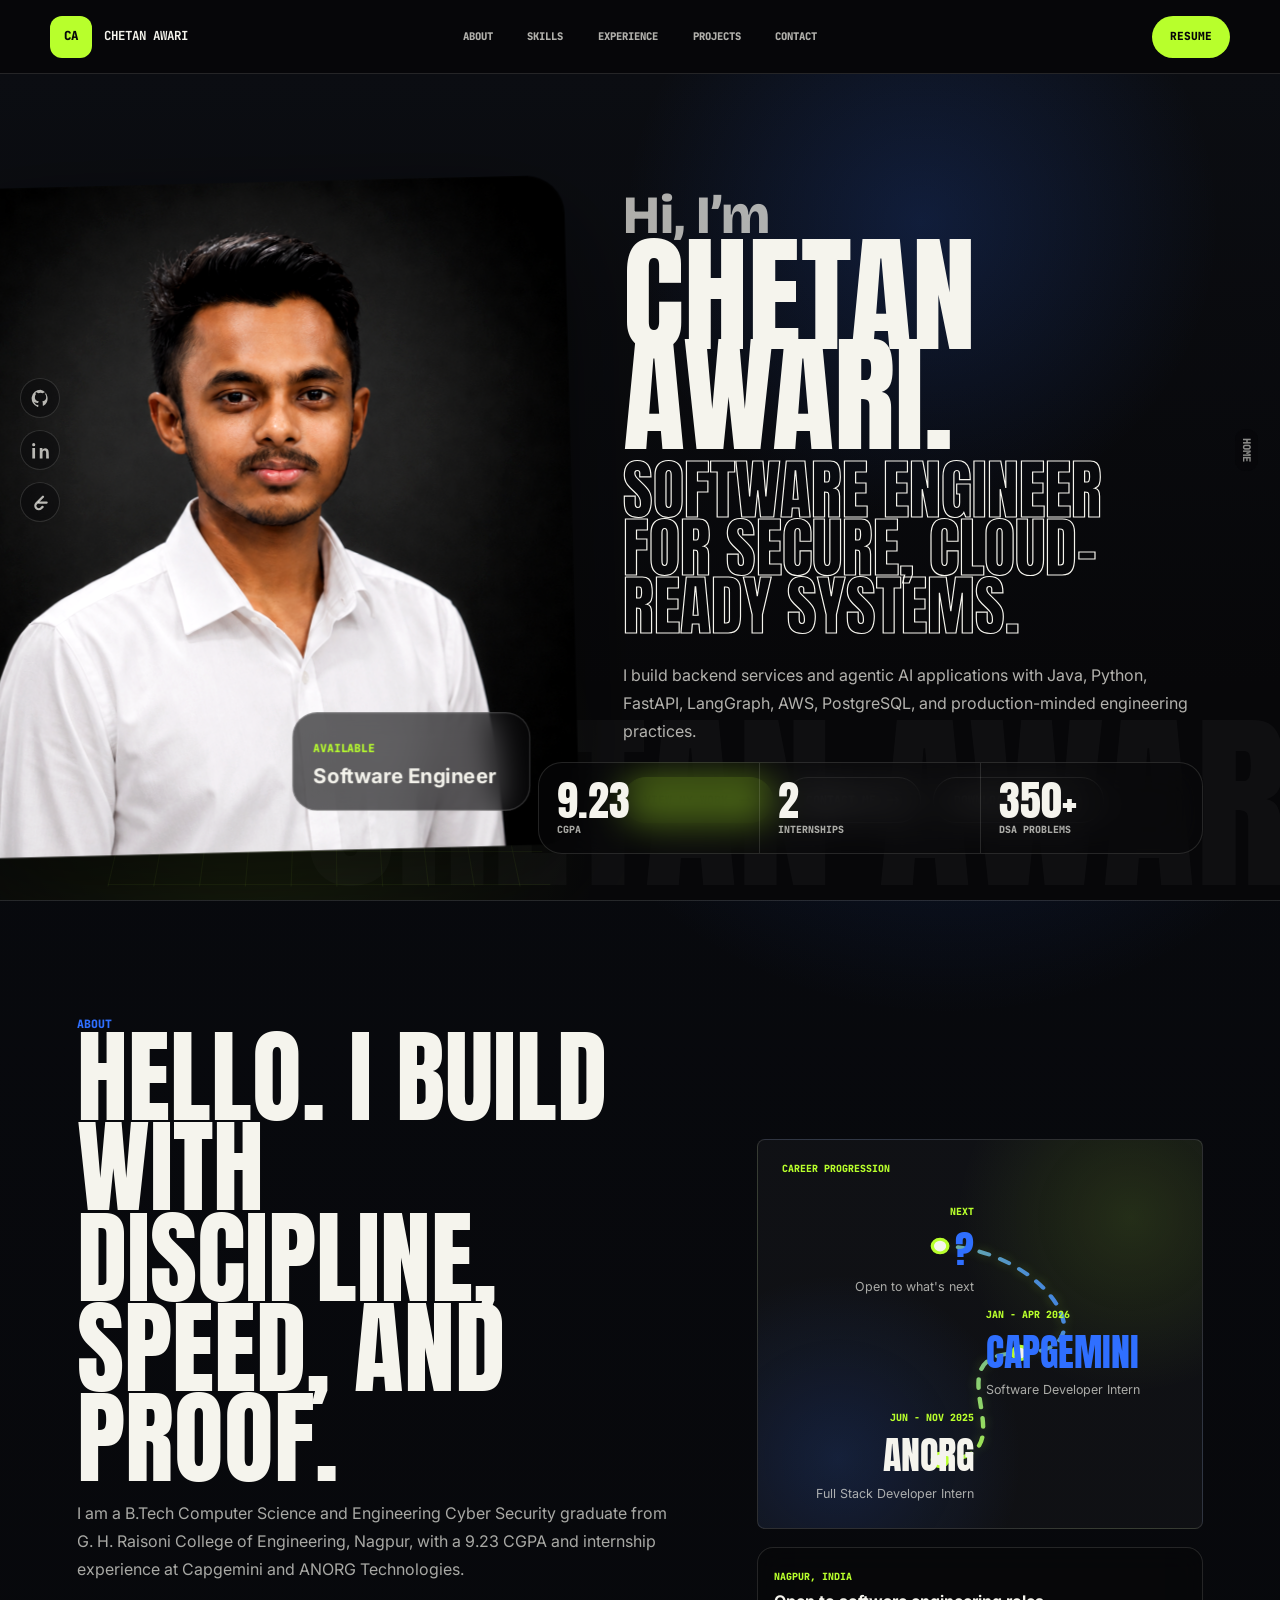
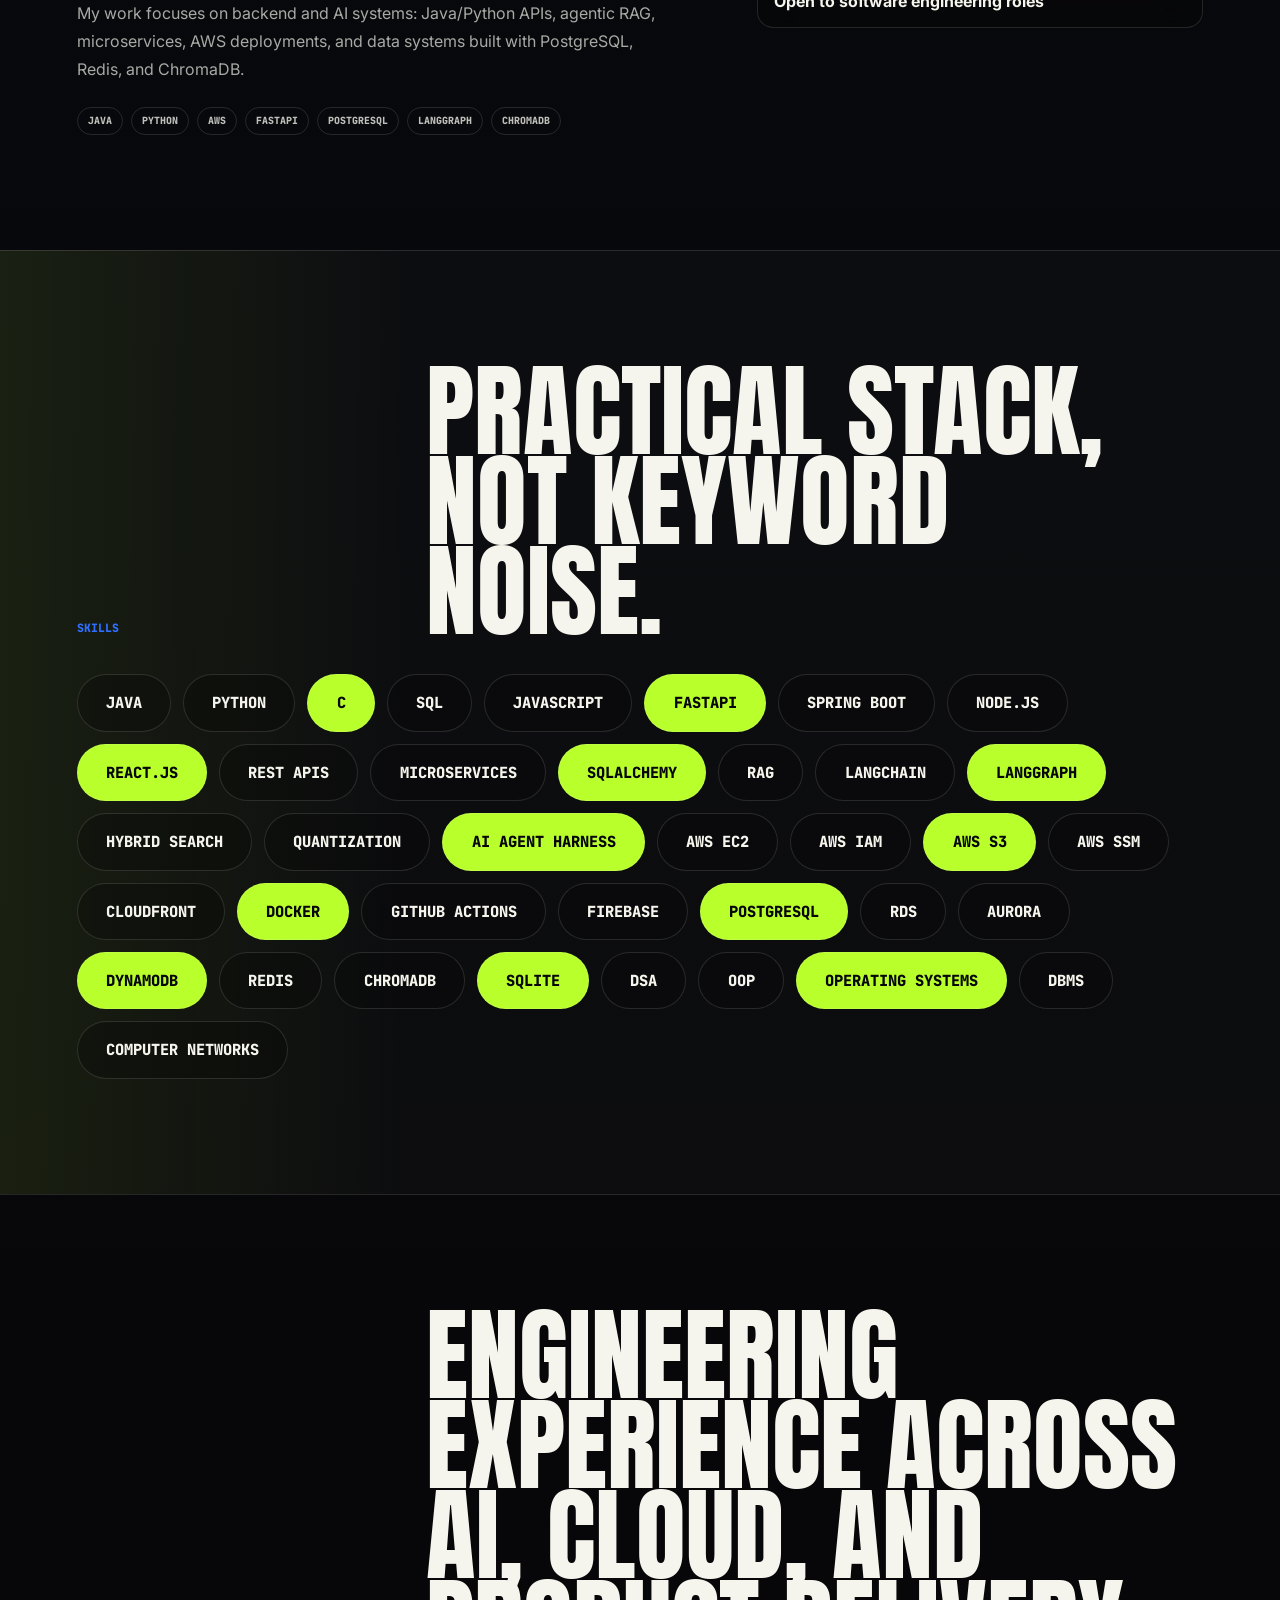
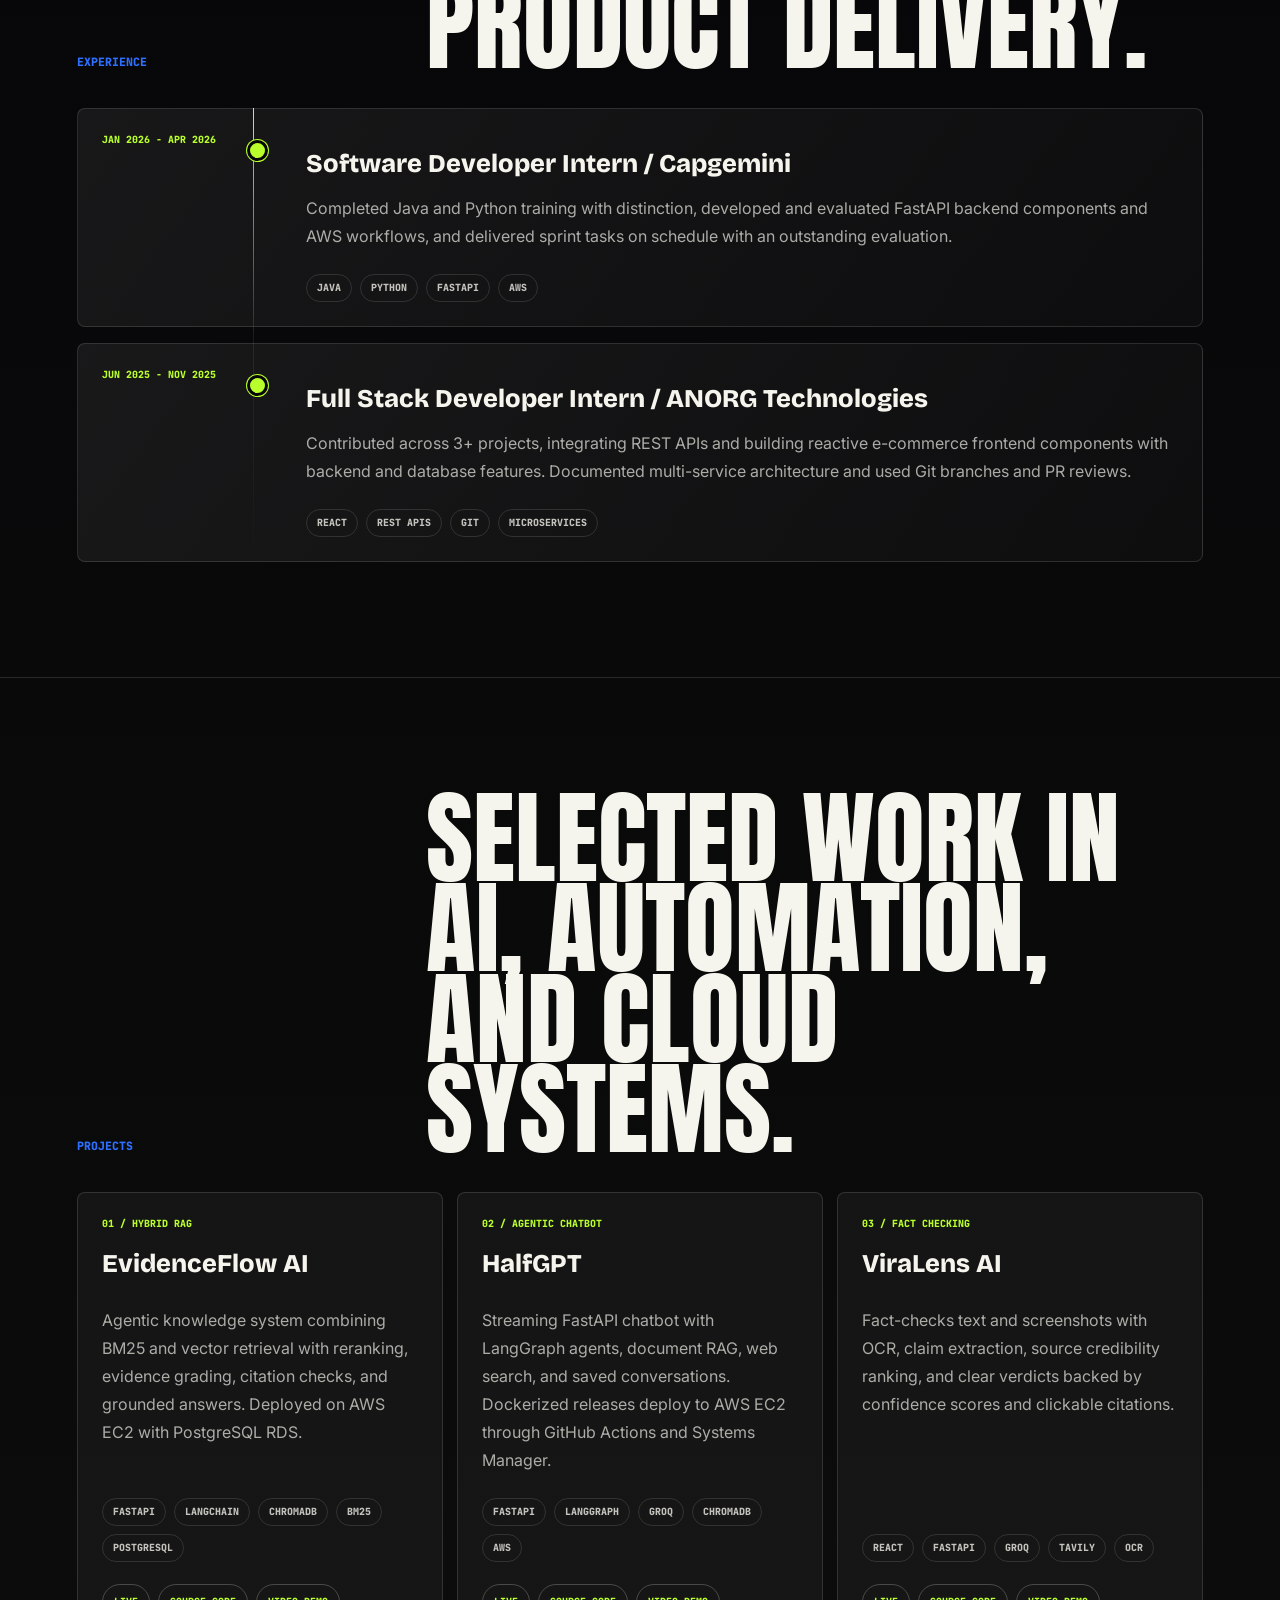
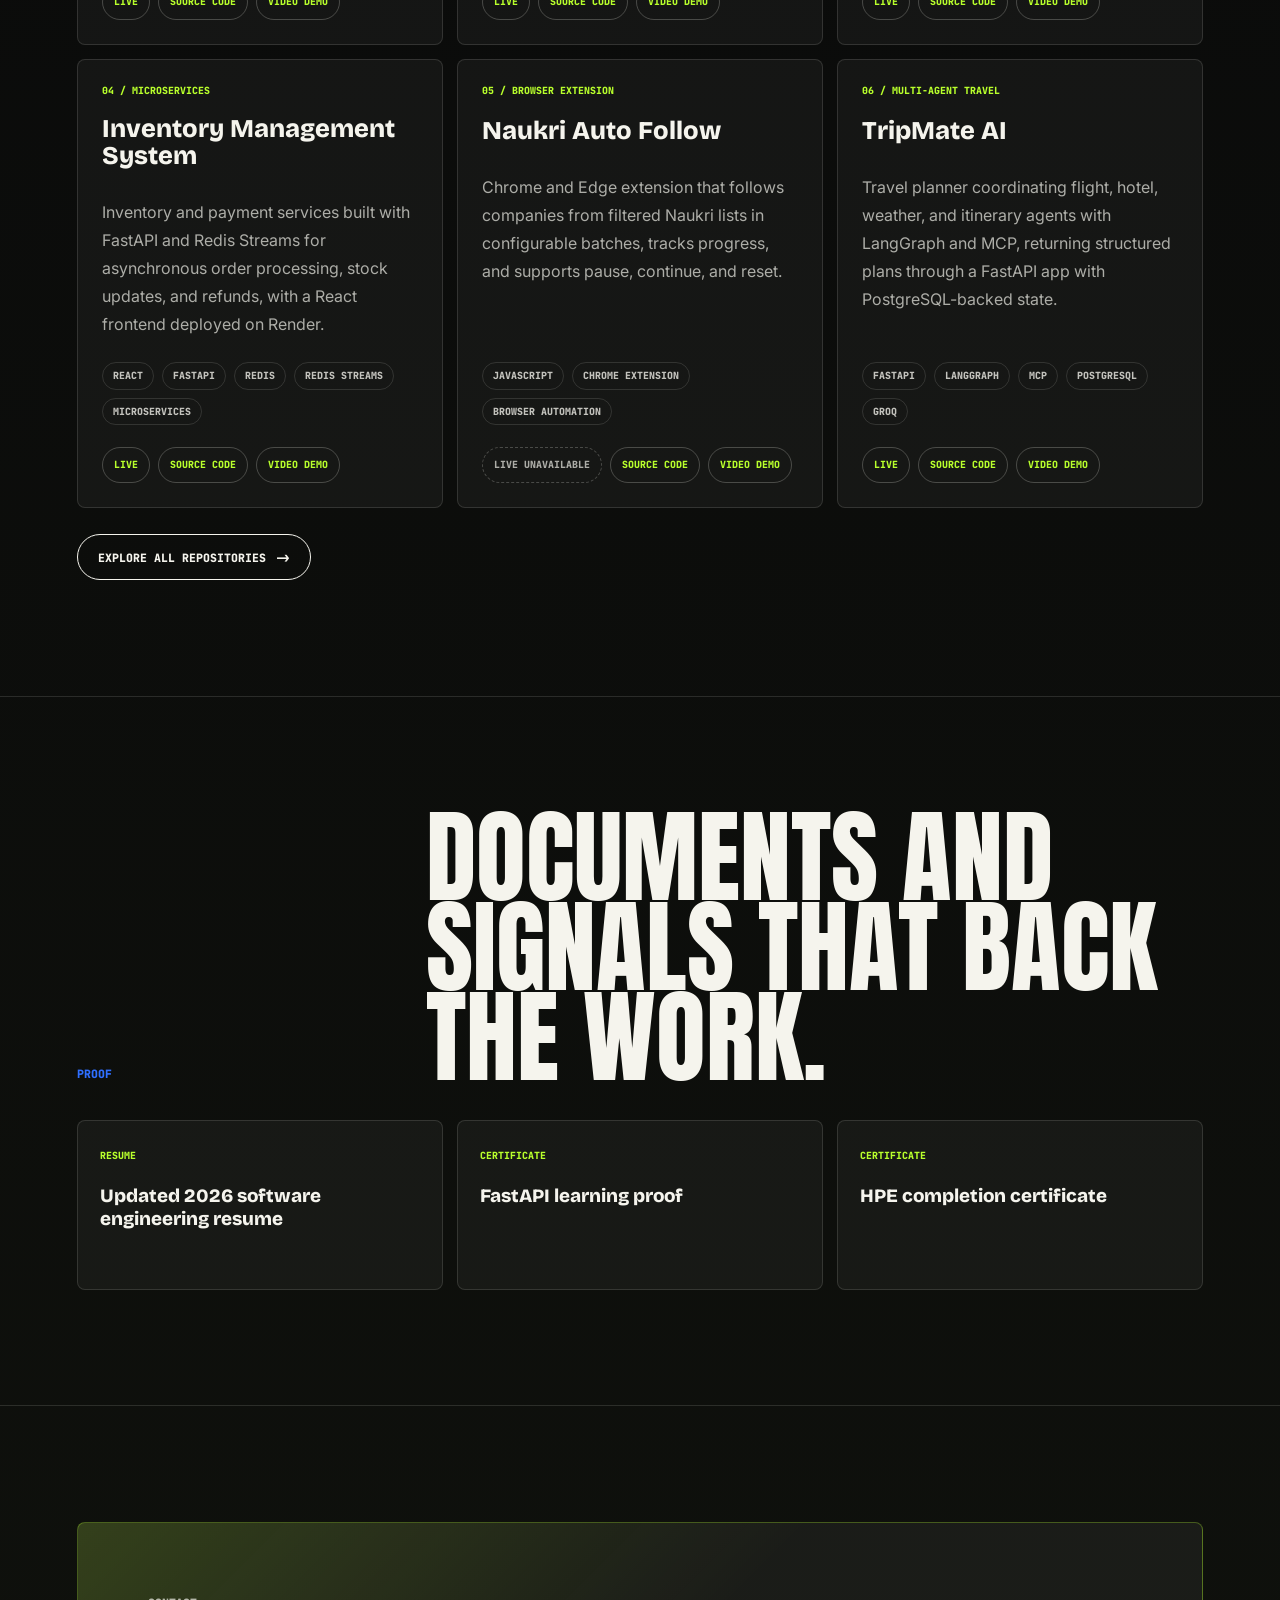
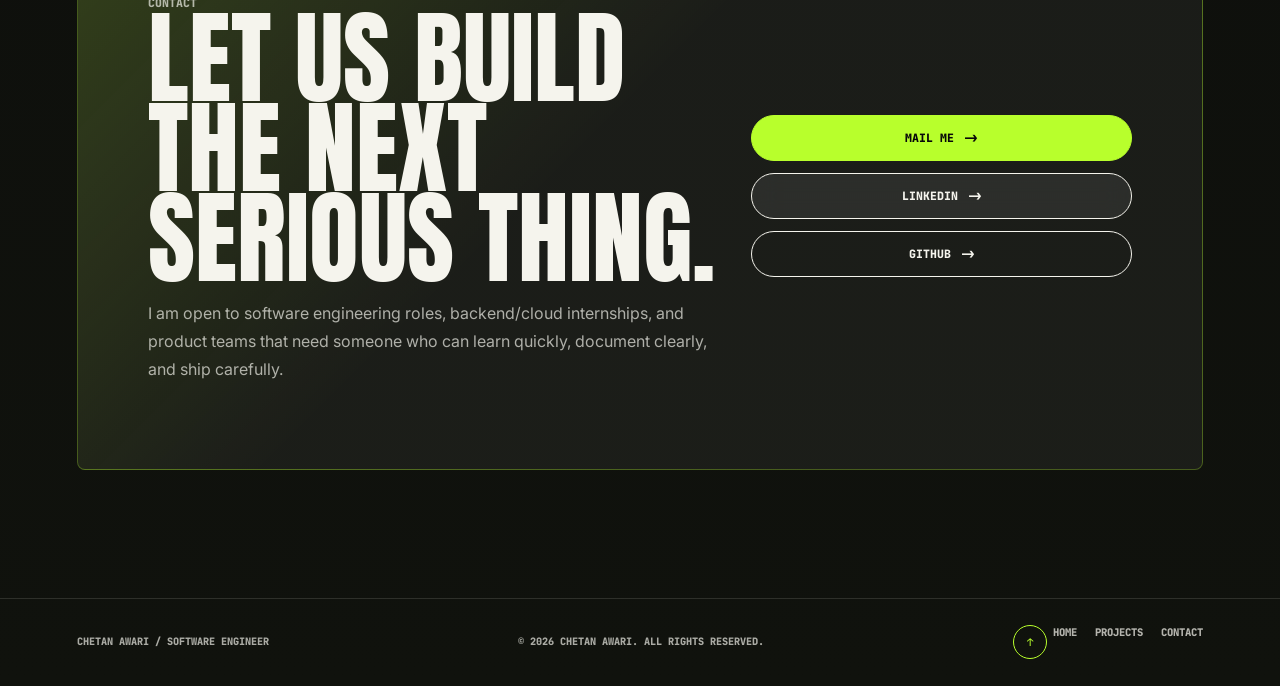
<file: index.html>
<!DOCTYPE html>
<html lang="en">
  <head>
    <meta charset="UTF-8" />
    <meta name="viewport" content="width=device-width, initial-scale=1.0" />
    <meta
      name="description"
      content="Chetan Awari portfolio: software engineer focused on backend, cloud, cybersecurity, Android, FastAPI, Java, Python, AWS, and full-stack product work."
    />
    <meta name="portfolio-event-endpoint" content="https://ysvig6jkrng3h2y35qguyjv5240uzpyz.lambda-url.ap-south-1.on.aws/" />
    <title>Chetan Awari | Software Engineer</title>
    <link
      rel="icon"
      href="data:image/svg+xml,%3Csvg xmlns='http://www.w3.org/2000/svg' viewBox='0 0 64 64'%3E%3Crect width='64' height='64' rx='16' fill='%23070709'/%3E%3Ccircle cx='32' cy='32' r='18' fill='none' stroke='%23b8ff2c' stroke-width='5'/%3E%3Ccircle cx='32' cy='10' r='4' fill='%23b8ff2c'/%3E%3Ctext x='50%25' y='62%25' text-anchor='middle' font-family='JetBrains Mono,monospace' font-size='18' font-weight='800' fill='%23b8ff2c'%3ECA%3C/text%3E%3C/svg%3E"
    />
    <link rel="preconnect" href="https://fonts.googleapis.com" />
    <link rel="preconnect" href="https://fonts.gstatic.com" crossorigin />
    <link
      href="https://fonts.googleapis.com/css2?family=Anton&family=Bricolage+Grotesque:wght@500;600;700;800&family=Inter:wght@400;500;600;700;800;900&family=JetBrains+Mono:wght@500;700&display=swap"
      rel="stylesheet"
    />
    <link rel="stylesheet" href="styles.css" />
  </head>
  <body>
    <div class="loader" id="loader" aria-label="Loading portfolio">
      <div class="loader-mark" aria-hidden="true">
        <span>C</span>
        <span>A</span>
      </div>
      <p>Chasing Chetan ...</p>
    </div>

    <div class="scroll-progress" id="scrollProgress" aria-hidden="true"></div>
    <div class="section-indicator" id="sectionIndicator" aria-hidden="true">Home</div>
    <div class="section-flash" id="sectionFlash" aria-hidden="true">Home</div>

    <header class="site-header">
      <a class="wordmark" href="#top" aria-label="Chetan Awari home" data-track="nav_click" data-track-label="Header home">
        <span class="wordmark-badge">CA</span>
        <strong class="roll-link" data-roll="Chetan Awari">Chetan Awari</strong>
      </a>
      <nav class="site-nav" aria-label="Primary navigation">
        <a class="roll-link" href="#about" data-roll="About" data-track="nav_click" data-track-label="Header about">About</a>
        <a class="roll-link" href="#skills" data-roll="Skills" data-track="nav_click" data-track-label="Header skills">Skills</a>
        <a class="roll-link" href="#experience" data-roll="Experience" data-track="nav_click" data-track-label="Header experience">Experience</a>
        <a class="roll-link" href="#projects" data-roll="Projects" data-track="nav_click" data-track-label="Header projects">Projects</a>
        <a class="roll-link" href="#contact" data-roll="Contact" data-track="nav_click" data-track-label="Header contact">Contact</a>
      </nav>
      <a class="nav-cta roll-link" href="assets/documents/Chetan_Awari_Resume_2026.pdf" target="_blank" rel="noreferrer" data-roll="Resume" data-track="resume_open" data-track-label="Header resume">
        Resume
      </a>
    </header>

    <aside class="social-rail" aria-label="Social links">
      <a href="https://github.com/mr-chetan-66" target="_blank" rel="noreferrer" aria-label="GitHub" data-label="GitHub" data-track="github_click" data-track-label="GitHub rail">
        <svg viewBox="0 0 24 24" aria-hidden="true">
          <path d="M12 .8a11.2 11.2 0 0 0-3.54 21.82c.56.1.76-.24.76-.54v-2.1c-3.1.67-3.75-1.32-3.75-1.32-.5-1.3-1.24-1.65-1.24-1.65-1.02-.7.08-.68.08-.68 1.13.08 1.73 1.16 1.73 1.16 1 .1 2.63.72 3.22-.4.1-.73.4-1.23.72-1.52-2.47-.28-5.07-1.24-5.07-5.52 0-1.22.44-2.22 1.16-3-.12-.28-.5-1.42.1-2.96 0 0 .94-.3 3.08 1.15a10.58 10.58 0 0 1 5.6 0c2.14-1.45 3.08-1.15 3.08-1.15.6 1.54.22 2.68.1 2.96.72.78 1.16 1.78 1.16 3 0 4.3-2.6 5.23-5.08 5.5.4.35.76 1.03.76 2.08v3.08c0 .3.2.65.77.54A11.2 11.2 0 0 0 12 .8Z" />
        </svg>
      </a>
      <a href="https://linkedin.com/in/chetan-awari/" target="_blank" rel="noreferrer" aria-label="LinkedIn" data-label="LinkedIn" data-track="social_click" data-track-label="LinkedIn rail">
        <svg viewBox="0 0 24 24" aria-hidden="true">
          <path d="M5.15 8.74H1.66V22h3.49V8.74ZM5.43 4.63a2 2 0 1 0-4 0 2 2 0 0 0 4 0ZM22.34 14.38c0-3.55-1.9-5.2-4.43-5.2a3.82 3.82 0 0 0-3.46 1.9h-.05V8.74h-3.34V22h3.48v-6.56c0-1.73.33-3.4 2.47-3.4 2.1 0 2.13 1.97 2.13 3.51V22h3.48l-.28-7.62Z" />
        </svg>
      </a>
      <a href="https://leetcode.com/u/Chetan_Awari/" target="_blank" rel="noreferrer" aria-label="LeetCode" data-label="LeetCode" data-track="social_click" data-track-label="LeetCode rail">
        <svg viewBox="0 0 24 24" aria-hidden="true">
          <path d="M16.1 3.8a1.44 1.44 0 0 0-2.04 0l-8.3 8.3a5.75 5.75 0 0 0 0 8.13 5.75 5.75 0 0 0 8.14 0l1.68-1.68a1.44 1.44 0 1 0-2.04-2.04l-1.68 1.68a2.87 2.87 0 0 1-4.06-4.06l8.3-8.3a1.44 1.44 0 0 0 0-2.03Z" />
          <path d="M9.8 13.5h9.95a1.44 1.44 0 1 0 0-2.88H9.8a1.44 1.44 0 1 0 0 2.88Z" />
        </svg>
      </a>
    </aside>

    <main id="top">
      <section class="hero watch-section" id="home" data-section-name="Home">
        <div class="hero-scene" id="heroScene" aria-hidden="true">
          <div class="scene-grid"></div>
          <div class="scene-ring ring-one"></div>
          <div class="scene-ring ring-two"></div>
          <div class="scene-chip chip-a">Java</div>
          <div class="scene-chip chip-b">AWS</div>
          <div class="scene-chip chip-c">FastAPI</div>
          <div class="portrait-stage">
            <div class="portrait-depth depth-back"></div>
            <img class="portrait-back" src="assets/images/chetan-white-portrait.png" alt="" />
            <div class="portrait-glass">
              <span>Available</span>
              <strong>Software Engineer</strong>
            </div>
          </div>
        </div>

        <div class="hero-content">
          <h1 class="hero-name reveal"><span>Hi, I&rsquo;m</span> Chetan Awari.</h1>
          <p class="hero-title reveal">Software Engineer for secure, cloud-ready systems.</p>
          <p class="hero-copy reveal">
            I build backend services and agentic AI applications with Java, Python, FastAPI, LangGraph,
            AWS, PostgreSQL, and production-minded engineering practices.
          </p>
          <div class="hero-actions reveal">
            <a class="btn primary" href="#projects" data-track="hero_action" data-track-label="View work">View My Work</a>
            <a class="btn glass" href="#contact" data-track="hero_action" data-track-label="Contact">Contact Me</a>
            <a class="btn outline" href="assets/documents/Chetan_Awari_Resume_2026.pdf" target="_blank" rel="noreferrer" data-track="resume_open" data-track-label="Hero resume">
              Download Resume
            </a>
          </div>
        </div>

        <div class="hero-status reveal">
          <div><strong>9.23</strong><span>CGPA</span></div>
          <div><strong>2</strong><span>Internships</span></div>
          <div><strong>350+</strong><span>DSA Problems</span></div>
        </div>
      </section>

      <section class="section about-section watch-section" id="about" data-section-name="About">
        <div class="section-kicker reveal">About</div>
        <div class="about-layout">
          <div class="about-copy reveal">
            <h2>Hello. I build with discipline, speed, and proof.</h2>
            <p>
              I am a B.Tech Computer Science and Engineering Cyber Security graduate from G. H. Raisoni
              College of Engineering, Nagpur, with a 9.23 CGPA and internship experience at Capgemini
              and ANORG Technologies.
            </p>
            <p>
              My work focuses on backend and AI systems: Java/Python APIs, agentic RAG, microservices,
              AWS deployments, and data systems built with PostgreSQL, Redis, and ChromaDB.
            </p>
            <div class="about-tags">
              <span>Java</span>
              <span>Python</span>
              <span>AWS</span>
              <span>FastAPI</span>
              <span>PostgreSQL</span>
              <span>LangGraph</span>
              <span>ChromaDB</span>
            </div>
          </div>
          <div class="about-media reveal">
            <div class="career-transition" role="group" aria-label="Career progression timeline">
              <span class="career-transition-label">Career progression</span>
              <svg class="career-path" viewBox="0 0 400 360" preserveAspectRatio="none" aria-hidden="true" focusable="false">
                <defs>
                  <linearGradient id="careerPathGradient" x1="0" y1="1" x2="1" y2="0">
                    <stop offset="0" stop-color="var(--acid)" />
                    <stop offset="1" stop-color="var(--blue)" />
                  </linearGradient>
                </defs>
                <path class="career-path-line" d="M 164 290 C 252 290, 150 180, 236 180 S 254 70, 164 70" />
                <circle cx="164" cy="290" r="7" />
                <circle cx="236" cy="180" r="7" />
                <circle cx="164" cy="70" r="7" />
              </svg>
              <div class="career-stop career-stop-left">
                <span class="career-date">Jun - Nov 2025</span>
                <strong>ANORG</strong>
                <small>Full Stack Developer Intern</small>
              </div>
              <div class="career-stop career-stop-next">
                <span class="career-date">Jan - Apr 2026</span>
                <strong>Capgemini</strong>
                <small>Software Developer Intern</small>
              </div>
              <div class="career-stop career-stop-left career-stop-future">
                <span class="career-date">Next</span>
                <strong>?</strong>
                <small>Open to what's next</small>
              </div>
            </div>
            <div class="media-caption">
              <span>Nagpur, India</span>
              <strong>Open to software engineering roles</strong>
            </div>
          </div>
        </div>
      </section>

      <section class="section skills-section watch-section" id="skills" data-section-name="Skills">
        <div class="section-heading reveal">
          <p class="section-kicker">Skills</p>
          <h2>Practical stack, not keyword noise.</h2>
        </div>
        <div class="skill-cloud reveal">
          <span>Java</span><span>Python</span><span>C</span><span>SQL</span><span>JavaScript</span>
          <span>FastAPI</span><span>Spring Boot</span><span>Node.js</span><span>React.js</span><span>REST APIs</span>
          <span>Microservices</span><span>SQLAlchemy</span><span>RAG</span><span>LangChain</span><span>LangGraph</span>
          <span>Hybrid Search</span><span>Quantization</span><span>AI Agent Harness</span><span>AWS EC2</span><span>AWS IAM</span>
          <span>AWS S3</span><span>AWS SSM</span><span>CloudFront</span><span>Docker</span><span>GitHub Actions</span>
          <span>Firebase</span><span>PostgreSQL</span><span>RDS</span><span>Aurora</span><span>DynamoDB</span>
          <span>Redis</span><span>ChromaDB</span><span>SQLite</span><span>DSA</span><span>OOP</span>
          <span>Operating Systems</span><span>DBMS</span><span>Computer Networks</span>
        </div>
      </section>

      <section class="section experience-section watch-section" id="experience" data-section-name="Experience">
        <div class="section-heading reveal">
          <p class="section-kicker">Experience</p>
          <h2>Engineering experience across AI, cloud, and product delivery.</h2>
        </div>
        <div class="experience-board">
          <article class="experience-card reveal">
            <div class="exp-date">Jan 2026 - Apr 2026</div>
            <div class="exp-body">
              <h3>Software Developer Intern / Capgemini</h3>
              <p>
                Completed Java and Python training with distinction, developed and evaluated FastAPI backend
                components and AWS workflows, and delivered sprint tasks on schedule with an outstanding evaluation.
              </p>
              <div class="exp-pills"><span>Java</span><span>Python</span><span>FastAPI</span><span>AWS</span></div>
            </div>
          </article>
          <article class="experience-card reveal">
            <div class="exp-date">Jun 2025 - Nov 2025</div>
            <div class="exp-body">
              <h3>Full Stack Developer Intern / ANORG Technologies</h3>
              <p>
                Contributed across 3+ projects, integrating REST APIs and building reactive e-commerce frontend
                components with backend and database features. Documented multi-service architecture and used Git branches and PR reviews.
              </p>
              <div class="exp-pills"><span>React</span><span>REST APIs</span><span>Git</span><span>Microservices</span></div>
            </div>
          </article>
        </div>
      </section>

      <section class="section projects-section watch-section" id="projects" data-section-name="Projects">
        <div class="section-heading reveal">
          <p class="section-kicker">Projects</p>
          <h2>Selected work in AI, automation, and cloud systems.</h2>
        </div>
        <div class="projects-grid">
          <article class="project-card reveal">
            <span class="project-label">01 / Hybrid RAG</span>
            <h3 class="roll-link">EvidenceFlow AI</h3>
            <p>
              Agentic knowledge system combining BM25 and vector retrieval with reranking, evidence grading, citation checks,
              and grounded answers. Deployed on AWS EC2 with PostgreSQL RDS.
            </p>
            <div class="project-stack"><span>FastAPI</span><span>LangChain</span><span>ChromaDB</span><span>BM25</span><span>PostgreSQL</span></div>
            <div class="project-actions">
              <a class="project-link" href="https://3.109.215.183/login" target="_blank" rel="noreferrer" data-track="project_live" data-track-label="EvidenceFlow AI">Live</a>
              <a class="project-link" href="https://github.com/mr-chetan-66/EvidenceFlow-AI-Hybrid-RAG" target="_blank" rel="noreferrer" data-track="project_source" data-track-label="EvidenceFlow AI">Source Code</a>
              <a class="project-link" href="https://youtu.be/9xoaBmReXMQ?si=kl-XAA82EIGbPr10" target="_blank" rel="noreferrer" data-track="project_demo" data-track-label="EvidenceFlow AI">Video Demo</a>
            </div>
          </article>
          <article class="project-card reveal">
            <span class="project-label">02 / Agentic Chatbot</span>
            <h3 class="roll-link">HalfGPT</h3>
            <p>
              Streaming FastAPI chatbot with LangGraph agents, document RAG, web search, and saved conversations.
              Dockerized releases deploy to AWS EC2 through GitHub Actions and Systems Manager.
            </p>
            <div class="project-stack"><span>FastAPI</span><span>LangGraph</span><span>Groq</span><span>ChromaDB</span><span>AWS</span></div>
            <div class="project-actions">
              <a class="project-link" href="http://13.232.56.252:8080" target="_blank" rel="noreferrer" data-track="project_live" data-track-label="HalfGPT">Live</a>
              <a class="project-link" href="https://github.com/mr-chetan-66/HalfGPT" target="_blank" rel="noreferrer" data-track="project_source" data-track-label="HalfGPT">Source Code</a>
              <a class="project-link" href="https://youtu.be/BYBwR12WKDQ?si=Xnl8Qwl1Tvlo4YAP" target="_blank" rel="noreferrer" data-track="project_demo" data-track-label="HalfGPT">Video Demo</a>
            </div>
          </article>
          <article class="project-card reveal">
            <span class="project-label">03 / Fact Checking</span>
            <h3 class="roll-link">ViraLens AI</h3>
            <p>
              Fact-checks text and screenshots with OCR, claim extraction, source credibility ranking, and clear verdicts
              backed by confidence scores and clickable citations.
            </p>
            <div class="project-stack"><span>React</span><span>FastAPI</span><span>Groq</span><span>Tavily</span><span>OCR</span></div>
            <div class="project-actions">
              <a class="project-link" href="https://viralens-ai.onrender.com" target="_blank" rel="noreferrer" data-track="project_live" data-track-label="ViraLens AI">Live</a>
              <a class="project-link" href="https://github.com/mr-chetan-66/Viralens_AI" target="_blank" rel="noreferrer" data-track="project_source" data-track-label="ViraLens AI">Source Code</a>
              <a class="project-link" href="https://youtu.be/O2rvQOylRvs?si=ibvn82xD-ngUtFP" target="_blank" rel="noreferrer" data-track="project_demo" data-track-label="ViraLens AI">Video Demo</a>
            </div>
          </article>
          <article class="project-card reveal">
            <span class="project-label">04 / Microservices</span>
            <h3>Inventory Management System</h3>
            <p>
              Inventory and payment services built with FastAPI and Redis Streams for asynchronous order processing,
              stock updates, and refunds, with a React frontend deployed on Render.
            </p>
            <div class="project-stack"><span>React</span><span>FastAPI</span><span>Redis</span><span>Redis Streams</span><span>Microservices</span></div>
            <div class="project-actions">
              <a class="project-link" href="https://frontend-service-lfje.onrender.com" target="_blank" rel="noreferrer" data-track="project_live" data-track-label="Inventory Management System">Live</a>
              <a class="project-link" href="https://github.com/mr-chetan-66/IMS_Microservices_FastAPI" target="_blank" rel="noreferrer" data-track="project_source" data-track-label="Inventory Management System">Source Code</a>
              <a class="project-link" href="https://youtu.be/VuZK0Sx7dLQ?si=yX3DQo5ZXNvlKG5v" target="_blank" rel="noreferrer" data-track="project_demo" data-track-label="Inventory Management System">Video Demo</a>
            </div>
          </article>
          <article class="project-card reveal">
            <span class="project-label">05 / Browser Extension</span>
            <h3 class="roll-link">Naukri Auto Follow</h3>
            <p>
              Chrome and Edge extension that follows companies from filtered Naukri lists in configurable batches,
              tracks progress, and supports pause, continue, and reset.
            </p>
            <div class="project-stack"><span>JavaScript</span><span>Chrome Extension</span><span>Browser Automation</span></div>
            <div class="project-actions">
              <span class="project-link project-link-disabled" aria-disabled="true">Live Unavailable</span>
              <a class="project-link" href="https://github.com/mr-chetan-66/Naukri_Chrome_Extension" target="_blank" rel="noreferrer" data-track="project_source" data-track-label="Naukri Auto Follow">Source Code</a>
              <a class="project-link" href="https://youtu.be/OyPSyC_6iL?si=dwjuXw9YIMDGEbL" target="_blank" rel="noreferrer" data-track="project_demo" data-track-label="Naukri Auto Follow">Video Demo</a>
            </div>
          </article>
          <article class="project-card reveal">
            <span class="project-label">06 / Multi-Agent Travel</span>
            <h3 class="roll-link">TripMate AI</h3>
            <p>
              Travel planner coordinating flight, hotel, weather, and itinerary agents with LangGraph and MCP,
              returning structured plans through a FastAPI app with PostgreSQL-backed state.
            </p>
            <div class="project-stack"><span>FastAPI</span><span>LangGraph</span><span>MCP</span><span>PostgreSQL</span><span>Groq</span></div>
            <div class="project-actions">
              <a class="project-link" href="https://tripmate-ai-agent-as2b.onrender.com/" target="_blank" rel="noreferrer" data-track="project_live" data-track-label="TripMate AI">Live</a>
              <a class="project-link" href="https://github.com/mr-chetan-66/TripMate-AI-Agent" target="_blank" rel="noreferrer" data-track="project_source" data-track-label="TripMate AI">Source Code</a>
              <a class="project-link" href="https://youtu.be/dbTI-lgLcr4?si=KVf72k76LpOklgtG" target="_blank" rel="noreferrer" data-track="project_demo" data-track-label="TripMate AI">Video Demo</a>
            </div>
          </article>
        </div>
        <div class="projects-action reveal">
          <a class="btn outline" href="https://github.com/mr-chetan-66" target="_blank" rel="noreferrer" data-track="github_click" data-track-label="Explore all repositories">Explore All Repositories</a>
        </div>
      </section>

      <section class="section proof-section watch-section" id="proof" data-section-name="Proof">
        <div class="section-heading reveal">
          <p class="section-kicker">Proof</p>
          <h2>Documents and signals that back the work.</h2>
        </div>
        <div class="proof-grid">
          <a class="proof-card reveal" href="assets/documents/Chetan_Awari_Resume_2026.pdf" target="_blank" rel="noreferrer" data-track="resume_open" data-track-label="Proof resume">
            <span>Resume</span>
            <strong>Updated 2026 software engineering resume</strong>
          </a>
          <a class="proof-card reveal" href="assets/certificates/FastAPI.pdf" target="_blank" rel="noreferrer">
            <span>Certificate</span>
            <strong>FastAPI learning proof</strong>
          </a>
          <a class="proof-card reveal" href="assets/certificates/HPE_completion_certificate.pdf" target="_blank" rel="noreferrer">
            <span>Certificate</span>
            <strong>HPE completion certificate</strong>
          </a>
        </div>
      </section>

      <section class="section contact-section watch-section" id="contact" data-section-name="Contact">
        <div class="contact-shell reveal">
          <div>
            <p class="section-kicker">Contact</p>
            <h2>Let us build the next serious thing.</h2>
            <p>
              I am open to software engineering roles, backend/cloud internships, and product teams that need
              someone who can learn quickly, document clearly, and ship carefully.
            </p>
          </div>
          <div class="contact-actions">
            <div class="email-picker" data-email-picker>
              <button class="btn primary email-toggle roll-link" type="button" aria-expanded="false" aria-controls="emailOptions">
                Mail Me
              </button>
              <div class="email-options" id="emailOptions" role="menu" aria-label="Choose email service">
                <a role="menuitem" href="mailto:chetanawari2002@gmail.com" data-track="email_click" data-track-label="Gmail">
                  <span>Gmail</span>
                  <strong>chetanawari2002@gmail.com</strong>
                </a>
                <a role="menuitem" href="mailto:chetanawari2002@outlook.com" data-track="email_click" data-track-label="Outlook">
                  <span>Outlook</span>
                  <strong>chetanawari2002@outlook.com</strong>
                </a>
              </div>
            </div>
            <a class="btn glass roll-link" href="https://linkedin.com/in/chetan-awari/" target="_blank" rel="noreferrer" data-track="social_click" data-track-label="LinkedIn contact">LinkedIn</a>
            <a class="btn outline roll-link" href="https://github.com/mr-chetan-66" target="_blank" rel="noreferrer" data-track="github_click" data-track-label="GitHub contact">GitHub</a>
          </div>
        </div>
      </section>
    </main>

    <footer class="site-footer">
      <p>Chetan Awari / Software Engineer</p>
      <p>© 2026 Chetan Awari. All rights reserved.</p>
      <nav aria-label="Footer links">
        <a href="#home" class="footer-back-to-top" data-hover="Back to top" data-track="nav_click" data-track-label="Footer home">Home</a>
        <a href="#projects" data-track="nav_click" data-track-label="Footer projects">Projects</a>
        <a href="#contact" data-track="nav_click" data-track-label="Footer contact">Contact</a>
      </nav>
    </footer>

    <script src="script.js"></script>
  </body>
</html>
</file>
<file: styles.css>
:root {
  --ink: #070709;
  --ink-2: #0b0d12;
  --paper: #f5f4ed;
  --muted: rgba(245, 244, 237, 0.68);
  --line: rgba(245, 244, 237, 0.13);
  --line-strong: rgba(245, 244, 237, 0.23);
  --acid: #b8ff2c;
  --blue: #2f6fff;
  --steel: #a8b3c7;
  --display: "Anton", sans-serif;
  --hero-font: "Bricolage Grotesque", sans-serif;
  --body: "Inter", sans-serif;
  --mono: "JetBrains Mono", monospace;
  --header-h: 74px;
}

* {
  box-sizing: border-box;
}

html {
  scroll-behavior: smooth;
  background: var(--ink);
}

body {
  margin: 0;
  color: var(--paper);
  background:
    radial-gradient(circle at 74% 8%, rgba(47, 111, 255, 0.22), transparent 28rem),
    linear-gradient(180deg, #080a0f 0%, #070709 44%, #10120d 100%);
  font-family: var(--body);
  overflow-x: hidden;
}

body::before {
  content: "";
  position: fixed;
  inset: 0;
  z-index: -2;
  background:
    linear-gradient(rgba(245, 244, 237, 0.035) 1px, transparent 1px),
    linear-gradient(90deg, rgba(245, 244, 237, 0.035) 1px, transparent 1px);
  background-size: 70px 70px;
  mask-image: linear-gradient(to bottom, black, transparent 78%);
  pointer-events: none;
}

a {
  color: inherit;
  text-decoration: none;
}

a:focus-visible,
button:focus-visible {
  outline: 2px solid var(--acid);
  outline-offset: 4px;
}

img,
svg {
  display: block;
}

.loader {
  position: fixed;
  inset: 0;
  z-index: 999;
  display: grid;
  place-items: center;
  align-content: center;
  gap: 24px;
  color: var(--ink);
  background: var(--acid);
  transition: opacity 500ms ease, visibility 500ms ease;
}

.loader.hidden {
  opacity: 0;
  visibility: hidden;
}

.loader-mark {
  position: relative;
  width: 118px;
  height: 118px;
  display: grid;
  place-items: center;
  border: 4px solid var(--ink);
  border-radius: 28px;
  animation: loaderTilt 1200ms cubic-bezier(0.2, 0.8, 0.2, 1) infinite alternate;
}

.loader-mark span {
  position: absolute;
  font: 900 3.6rem/1 var(--hero-font);
}

.loader-mark span:first-child {
  transform: translate(-13px, -4px);
}

.loader-mark span:last-child {
  transform: translate(16px, 12px);
  color: transparent;
  -webkit-text-stroke: 2px var(--ink);
}

.loader p {
  margin: 0;
  font: 900 0.72rem/1 var(--mono);
  text-transform: uppercase;
}

@keyframes loaderTilt {
  to {
    transform: rotate(-6deg) scale(1.04);
  }
}

.scroll-progress {
  position: fixed;
  z-index: 300;
  top: 0;
  left: 0;
  width: 0;
  height: 3px;
  background: var(--acid);
}

.section-indicator {
  position: fixed;
  z-index: 170;
  right: 22px;
  top: 50%;
  transform: translateY(-50%);
  padding: 9px 6px;
  border-radius: 999px;
  color: rgba(245, 244, 237, 0.56);
  background: rgba(7, 7, 9, 0.34);
  backdrop-filter: blur(10px);
  font: 900 0.66rem/1 var(--mono);
  text-transform: uppercase;
  writing-mode: vertical-rl;
  pointer-events: none;
}

.section-flash {
  position: fixed;
  z-index: 260;
  left: 50%;
  top: 50%;
  padding: 14px 22px;
  border: 1px solid rgba(184, 255, 44, 0.38);
  border-radius: 999px;
  color: var(--ink);
  background: var(--acid);
  font: 900 0.72rem/1 var(--mono);
  text-transform: uppercase;
  pointer-events: none;
  opacity: 0;
  transform: translate(-50%, -50%) scale(0.86);
}

.section-flash.is-active {
  animation: sectionFlash 760ms ease both;
}

@keyframes sectionFlash {
  0% {
    opacity: 0;
    transform: translate(-50%, -50%) scale(0.86);
  }
  28% {
    opacity: 1;
    transform: translate(-50%, -50%) scale(1);
  }
  100% {
    opacity: 0;
    transform: translate(-50%, -50%) scale(1.08);
  }
}

.site-header {
  position: sticky;
  top: 0;
  z-index: 220;
  min-height: var(--header-h);
  display: grid;
  grid-template-columns: 1fr auto 1fr;
  align-items: center;
  gap: 22px;
  padding: 12px clamp(18px, 4vw, 50px);
  border-bottom: 1px solid var(--line);
  background: rgba(7, 7, 9, 0.82);
  backdrop-filter: blur(18px);
}

.wordmark {
  display: inline-flex;
  align-items: center;
  gap: 12px;
  width: max-content;
  font: 900 0.78rem/1 var(--mono);
  text-transform: uppercase;
}

.wordmark-badge {
  width: 42px;
  height: 42px;
  display: grid;
  place-items: center;
  border-radius: 12px;
  color: var(--ink);
  background: var(--acid);
}

.roll-link .roll-slot {
  position: relative;
  display: inline-flex;
  overflow: hidden;
  line-height: 1.15;
}

.roll-word {
  display: inline-flex;
}

.roll-word.clone {
  position: absolute;
  inset: 0 auto auto 0;
  color: var(--acid);
}

.roll-char {
  display: inline-block;
  transition: transform 280ms cubic-bezier(0.2, 0.8, 0.2, 1);
  transition-delay: calc(var(--i) * 18ms);
}

.roll-word.clone .roll-char {
  transform: translateY(115%);
}

.roll-link:hover .roll-word:not(.clone) .roll-char {
  transform: translateY(-115%);
}

.roll-link:hover .roll-word.clone .roll-char {
  transform: translateY(0);
}

.site-nav {
  display: flex;
  align-items: center;
  gap: clamp(18px, 2.7vw, 38px);
}

.site-nav a,
.site-footer nav a {
  position: relative;
  color: rgba(245, 244, 237, 0.72);
  font: 800 0.66rem/1 var(--mono);
  text-transform: uppercase;
}

.site-nav a::after,
.site-footer nav a::after {
  content: "";
  position: absolute;
  left: 0;
  bottom: -8px;
  width: 0;
  height: 2px;
  background: var(--acid);
  transition: width 180ms ease;
}

.site-nav a:hover::after,
.site-nav a.is-active::after,
.site-footer nav a:hover::after {
  width: 100%;
}

.site-nav a.is-active {
  color: var(--acid);
}

.roll-link.roll-active .roll-word:not(.clone) .roll-char {
  transform: translateY(-115%);
}

.roll-link.roll-active .roll-word.clone .roll-char {
  transform: translateY(0);
}

.site-nav a.is-active,
.roll-link.is-active {
  color: var(--acid);
}

.roll-link.is-active .roll-word:not(.clone) .roll-char,
.roll-link:focus-visible .roll-word:not(.clone) .roll-char {
  transform: translateY(-115%);
}

.roll-link.is-active .roll-word.clone .roll-char,
.roll-link:focus-visible .roll-word.clone .roll-char {
  transform: translateY(0);
}

.site-nav a.is-active,
.site-nav a.section-roll {
  color: var(--acid);
}

.nav-cta {
  justify-self: end;
  min-height: 42px;
  display: inline-flex;
  align-items: center;
  justify-content: center;
  padding: 0 18px;
  border-radius: 999px;
  color: var(--ink);
  background: var(--acid);
  font: 900 0.7rem/1 var(--mono);
  text-transform: uppercase;
  transition: transform 180ms ease, background 180ms ease;
}

.nav-cta:hover {
  transform: translateY(-2px);
  background: var(--paper);
}

.social-rail {
  position: fixed;
  z-index: 180;
  left: 20px;
  top: 50%;
  display: grid;
  gap: 12px;
  transform: translateY(-50%);
}

.social-rail a {
  position: relative;
  width: 40px;
  height: 40px;
  display: grid;
  place-items: center;
  border: 1px solid rgba(245, 244, 237, 0.14);
  border-radius: 999px;
  color: rgba(245, 244, 237, 0.74);
  background: rgba(7, 7, 9, 0.38);
  backdrop-filter: blur(12px);
  transition: color 160ms ease, transform 160ms ease, border-color 160ms ease, background 160ms ease;
}

.social-rail a::after {
  content: attr(data-label);
  position: absolute;
  left: 48px;
  top: 50%;
  padding: 7px 9px;
  border-radius: 999px;
  color: var(--ink);
  background: var(--acid);
  font: 900 0.62rem/1 var(--mono);
  opacity: 0;
  pointer-events: none;
  transform: translate(-8px, -50%);
  transition: opacity 160ms ease, transform 160ms ease;
}

.social-rail a:hover {
  color: var(--ink);
  border-color: var(--acid);
  background: var(--acid);
  box-shadow: 0 0 0 5px rgba(184, 255, 44, 0.1);
  transform: translateX(4px) scale(1.03);
}

.social-rail a:hover::after {
  opacity: 1;
  transform: translate(0, -50%);
}

.social-rail svg {
  width: 19px;
  height: 19px;
  fill: currentColor;
}

.hero {
  position: relative;
  min-height: calc(100svh - var(--header-h));
  display: grid;
  grid-template-columns: minmax(0, 0.92fr) minmax(420px, 1.08fr);
  align-items: end;
  gap: clamp(26px, 4vw, 70px);
  overflow: hidden;
  padding: clamp(54px, 7vw, 92px) clamp(18px, 6vw, 116px) clamp(38px, 6vw, 78px);
  background:
    radial-gradient(circle at 72% 18%, rgba(47, 111, 255, 0.18), transparent 26%),
    radial-gradient(circle at 20% 88%, rgba(184, 255, 44, 0.12), transparent 28%),
    linear-gradient(180deg, #0b0d12, #070709 74%);
}

.hero::before {
  content: "CHETAN AWARI";
  position: absolute;
  right: -4vw;
  bottom: 2vh;
  color: rgba(255, 255, 255, 0.035);
  font: 400 clamp(6rem, 15vw, 16rem)/0.82 var(--display);
  text-transform: uppercase;
  white-space: nowrap;
  pointer-events: none;
}

.hero-content {
  position: relative;
  z-index: 4;
  max-width: 720px;
}

.eyebrow,
.section-kicker {
  margin: 0;
  color: var(--blue);
  font: 900 0.72rem/1.4 var(--mono);
  letter-spacing: 0;
  text-transform: uppercase;
}

.hero h1 {
  margin: 18px 0 0;
  font: 400 clamp(4.8rem, 10vw, 10.5rem)/0.78 var(--display);
  letter-spacing: 0;
  text-transform: uppercase;
}

.hero h1 span {
  display: block;
  color: rgba(245, 244, 237, 0.7);
  font-family: var(--hero-font);
  font-weight: 800;
  font-size: 0.42em;
  line-height: 1.05;
  text-transform: none;
}

.hero-title {
  margin: 18px 0 0;
  color: transparent;
  -webkit-text-stroke: 1.2px var(--paper);
  font: 400 clamp(2.15rem, 5vw, 5.2rem)/0.9 var(--display);
  text-transform: uppercase;
}

.hero-copy {
  max-width: 650px;
  margin: 26px 0 0;
  color: rgba(245, 244, 237, 0.72);
  font-size: clamp(1rem, 1.25vw, 1.14rem);
  line-height: 1.75;
}

.hero-actions {
  display: flex;
  flex-wrap: wrap;
  gap: 12px;
  margin-top: 32px;
}

.btn {
  min-height: 46px;
  display: inline-flex;
  align-items: center;
  justify-content: center;
  gap: 10px;
  padding: 0 20px;
  border: 1px solid currentColor;
  border-radius: 999px;
  cursor: pointer;
  font: 900 0.72rem/1 var(--mono);
  text-transform: uppercase;
  transition: transform 180ms ease, color 180ms ease, background 180ms ease, border-color 180ms ease, box-shadow 180ms ease;
}

.btn::after {
  content: "->";
  font-weight: 900;
}

.btn:hover {
  transform: translateY(-2px);
  box-shadow: 0 18px 36px rgba(0, 0, 0, 0.16);
}

.btn.primary {
  border-color: var(--acid);
  color: var(--ink);
  background: var(--acid);
}

.btn.primary:hover {
  border-color: rgba(184, 255, 44, 0.9);
  box-shadow: 0 18px 42px rgba(184, 255, 44, 0.16);
}

.btn.primary:hover {
  border-color: var(--paper);
  background: var(--paper);
}

.btn.glass {
  color: var(--paper);
  background: rgba(255, 255, 255, 0.08);
  backdrop-filter: blur(12px);
}

.btn.glass:hover,
.btn.outline:hover {
  color: var(--ink);
  background: var(--paper);
  box-shadow: 0 18px 42px rgba(184, 255, 44, 0.12);
}

.btn.outline {
  color: var(--paper);
  background: transparent;
}

.hero-scene {
  position: relative;
  z-index: 2;
  min-height: min(72vh, 720px);
  perspective: 1100px;
  transform-style: preserve-3d;
}

.scene-grid {
  position: absolute;
  inset: 14% 2% 4% 4%;
  transform: rotateX(64deg) translateZ(-120px);
  transform-origin: center bottom;
  background:
    linear-gradient(rgba(184, 255, 44, 0.16) 1px, transparent 1px),
    linear-gradient(90deg, rgba(184, 255, 44, 0.16) 1px, transparent 1px);
  background-size: 48px 48px;
  mask-image: linear-gradient(to top, black, transparent 78%);
  opacity: 0.55;
}

.scene-ring {
  position: absolute;
  border: 1px solid rgba(184, 255, 44, 0.26);
  border-radius: 50%;
  pointer-events: none;
}

.ring-one {
  right: 6%;
  top: 8%;
  width: min(42vw, 520px);
  aspect-ratio: 1;
  animation: slowSpin 28s linear infinite;
}

.ring-two {
  right: 28%;
  top: 24%;
  width: min(22vw, 290px);
  aspect-ratio: 1;
  border-color: rgba(47, 111, 255, 0.32);
  animation: slowSpin 18s linear reverse infinite;
}

@keyframes slowSpin {
  to {
    transform: rotate(360deg);
  }
}

.scene-chip {
  position: absolute;
  z-index: 5;
  padding: 9px 12px;
  border: 1px solid var(--line-strong);
  border-radius: 999px;
  color: rgba(245, 244, 237, 0.78);
  background: rgba(7, 7, 9, 0.55);
  backdrop-filter: blur(10px);
  font: 900 0.66rem/1 var(--mono);
  text-transform: uppercase;
}

.chip-a {
  top: 16%;
  right: 16%;
}

.chip-b {
  left: 7%;
  top: 46%;
}

.chip-c {
  right: 4%;
  bottom: 20%;
}

.portrait-stage {
  position: absolute;
  right: 20px;
  bottom: 0;
  width: min(46vw, 570px);
  aspect-ratio: 1 / 1.08;
  transform-style: preserve-3d;
  transform: rotateX(var(--rx, 0deg)) rotateY(var(--ry, 0deg));
  transition: transform 120ms ease-out;
}

.portrait-depth {
  position: absolute;
  inset: 8% 8% 0;
  border: 1px solid rgba(184, 255, 44, 0.22);
  border-radius: 34px;
  background:
    linear-gradient(135deg, rgba(184, 255, 44, 0.18), transparent 42%),
    rgba(255, 255, 255, 0.04);
  transform: translateZ(-90px) rotate(-4deg);
}

.portrait-back {
  position: absolute;
  inset: 0;
  width: 100%;
  height: 100%;
  object-fit: cover;
  object-position: center top;
  border-radius: 36px;
  filter: saturate(1.08) contrast(1.06);
  transform: translateZ(68px) rotate(-1.4deg) scale(1.02);
  box-shadow: 0 40px 110px rgba(0, 0, 0, 0.5);
  transition: transform 520ms cubic-bezier(0.2, 0.8, 0.2, 1), filter 520ms ease, box-shadow 520ms ease;
}

.portrait-stage::before {
  content: "";
  position: absolute;
  pointer-events: none;
  border-radius: 38px;
  inset: -10px 8px 10px -8px;
  z-index: -1;
  background:
    radial-gradient(circle at 28% 18%, rgba(184, 255, 44, 0.16), transparent 34%),
    linear-gradient(135deg, rgba(255, 255, 255, 0.08), transparent 48%);
  box-shadow: 0 34px 110px rgba(0, 0, 0, 0.28);
  transform: translateZ(18px) rotate(-3deg);
}

.portrait-stage:hover .portrait-back {
  filter: saturate(1.14) contrast(1.08);
  transform: translateZ(82px) rotate(-0.6deg) scale(1.045);
  box-shadow: 0 50px 130px rgba(0, 0, 0, 0.58);
}

.portrait-glass {
  position: absolute;
  z-index: 4;
  right: 8%;
  bottom: 8%;
  min-width: 210px;
  padding: 18px;
  border: 1px solid rgba(255, 255, 255, 0.18);
  border-radius: 22px;
  background: rgba(7, 7, 9, 0.62);
  backdrop-filter: blur(16px);
  transform: translateZ(130px);
}

.portrait-glass span {
  color: var(--acid);
  font: 900 0.62rem/1 var(--mono);
  text-transform: uppercase;
}

.portrait-glass strong {
  display: block;
  margin-top: 8px;
  font-size: 1.12rem;
  line-height: 1.15;
}

.hero-status {
  position: absolute;
  z-index: 6;
  right: clamp(18px, 6vw, 116px);
  bottom: clamp(22px, 4vw, 46px);
  display: grid;
  grid-template-columns: repeat(3, 1fr);
  width: min(680px, 52vw);
  border: 1px solid var(--line);
  border-radius: 24px;
  background: rgba(7, 7, 9, 0.58);
  backdrop-filter: blur(18px);
}

.hero-status div {
  padding: 18px;
  border-right: 1px solid var(--line);
}

.hero-status div:last-child {
  border-right: 0;
}

.hero-status strong {
  display: block;
  font: 400 clamp(1.9rem, 3.3vw, 3.3rem)/0.9 var(--display);
}

.hero-status span {
  display: block;
  margin-top: 6px;
  color: var(--muted);
  font: 900 0.62rem/1 var(--mono);
  text-transform: uppercase;
}

.section {
  position: relative;
  padding: clamp(78px, 9vw, 140px) clamp(18px, 6vw, 116px);
  border-top: 1px solid var(--line);
}

.section-heading {
  display: grid;
  grid-template-columns: minmax(140px, 0.35fr) minmax(0, 1fr);
  gap: clamp(24px, 6vw, 96px);
  align-items: end;
  margin-bottom: 38px;
}

.section-heading h2,
.about-copy h2,
.contact-shell h2 {
  margin: 0;
  font: 400 clamp(3.1rem, 8vw, 8rem)/0.88 var(--display);
  text-transform: uppercase;
}

.about-layout {
  display: grid;
  grid-template-columns: minmax(0, 1.15fr) minmax(280px, 0.85fr);
  gap: clamp(28px, 6vw, 84px);
  align-items: center;
}

.about-copy p,
.contact-shell p,
.process-card p,
.experience-card p,
.project-card p {
  color: var(--muted);
  line-height: 1.75;
}

.about-tags,
.project-stack,
.exp-pills {
  display: flex;
  flex-wrap: wrap;
  gap: 8px;
  margin-top: 24px;
}

.about-tags span,
.project-stack span,
.exp-pills span {
  padding: 8px 10px;
  border: 1px solid var(--line);
  border-radius: 999px;
  color: rgba(245, 244, 237, 0.78);
  font: 900 0.62rem/1 var(--mono);
  text-transform: uppercase;
}

.about-media {
  width: min(100%, 520px);
  background: transparent;
  border-radius: 0;
  padding: 0;
  display: grid;
  gap: 18px;
}

.career-transition {
  position: relative;
  min-height: 390px;
  display: grid;
  grid-template-columns: repeat(2, minmax(0, 1fr));
  grid-template-rows: repeat(3, minmax(88px, 1fr));
  align-items: center;
  gap: 0 12px;
  overflow: hidden;
  padding: 56px 20px 22px;
  border: 1px solid var(--line);
  border-radius: 8px;
  background:
    radial-gradient(circle at 18% 82%, rgba(47, 111, 255, 0.16), transparent 38%),
    radial-gradient(circle at 84% 20%, rgba(184, 255, 44, 0.12), transparent 36%),
    rgba(255, 255, 255, 0.035);
}

.career-path {
  position: absolute;
  z-index: 0;
  inset: 38px 0 0;
  width: 100%;
  height: calc(100% - 38px);
  overflow: visible;
  pointer-events: none;
}

.career-path path {
  fill: none;
  stroke: url(#careerPathGradient);
  stroke-width: 4;
  stroke-linecap: round;
  stroke-dasharray: 9 11;
  stroke-dashoffset: 0;
  animation: careerPathTravel 1.6s linear infinite;
  filter: drop-shadow(0 0 5px rgba(184, 255, 44, 0.24));
}

.career-path circle {
  fill: var(--paper);
  stroke: var(--acid);
  stroke-width: 3;
}

@keyframes careerPathTravel {
  to {
    stroke-dashoffset: -20px;
  }
}

.career-transition-label,
.career-date {
  color: var(--acid);
  font: 900 0.62rem/1.4 var(--mono);
  text-transform: uppercase;
}

.career-transition-label {
  position: absolute;
  top: 22px;
  left: 24px;
}

.career-stop {
  position: relative;
  z-index: 1;
  min-width: 0;
  width: 100%;
  max-width: 190px;
}

.career-stop-left {
  grid-column: 1;
  grid-row: 3;
  justify-self: end;
  text-align: right;
}

.career-stop-next {
  grid-column: 2;
  grid-row: 2;
  justify-self: start;
  text-align: left;
}

.career-stop-future {
  grid-row: 1;
}

.career-stop strong {
  display: block;
  margin: 12px 0 8px;
  font: 400 clamp(1.45rem, 3.2vw, 2.4rem)/0.95 var(--display);
  text-transform: uppercase;
}

.career-stop small {
  color: var(--muted);
  font-size: 0.78rem;
  line-height: 1.5;
}

.career-stop-next strong,
.career-stop-future strong {
  color: var(--blue);
}

.about-photo {
  width: 100%;
  aspect-ratio: 1 / 1;
  border-radius: 999px;
  overflow: hidden;
  background: #111;
  border: 2px solid rgba(184, 255, 44, 0.85);
  box-shadow: 0 0 28px rgba(184, 255, 44, 0.3), 0 0 48px rgba(27, 255, 180, 0.18), 0 24px 64px rgba(0, 0, 0, 0.28);
  position: relative;
}

.about-photo::after {
  content: "";
  position: absolute;
  inset: 0;
  pointer-events: none;
  background: radial-gradient(circle at center, transparent 55%, rgba(0, 0, 0, 0.38) 95%);
}

.about-photo img {
  width: 100%;
  height: 100%;
  object-fit: cover;
  object-position: center;
  filter: saturate(0.96) contrast(1.04);
}

.media-caption {
  position: static;
  padding: 16px;
  border: 1px solid var(--line);
  border-radius: 16px;
  background: rgba(7, 7, 9, 0.72);
  backdrop-filter: blur(14px);
}

.media-caption span {
  color: var(--acid);
  font: 900 0.62rem/1 var(--mono);
  text-transform: uppercase;
}

.media-caption strong {
  display: block;
  margin-top: 7px;
}

.process-grid {
  display: grid;
  grid-template-columns: repeat(3, 1fr);
  gap: 14px;
}

.process-card,
.project-card,
.proof-card {
  border: 1px solid var(--line);
  border-radius: 8px;
  background: rgba(255, 255, 255, 0.045);
}

.process-card {
  min-height: 260px;
  padding: 24px;
}

.process-card span,
.project-label,
.proof-card span,
.exp-date {
  color: var(--acid);
  font: 900 0.62rem/1.4 var(--mono);
  text-transform: uppercase;
}

.process-card h3,
.project-card h3,
.experience-card h3 {
  margin: 18px 0 12px;
  font: 800 clamp(1.45rem, 2vw, 2rem)/1.05 var(--hero-font);
}

.skills-section {
  background:
    linear-gradient(90deg, rgba(184, 255, 44, 0.08), transparent 32%),
    rgba(255, 255, 255, 0.02);
}

.skill-cloud {
  display: flex;
  flex-wrap: wrap;
  gap: 12px;
}

.skill-cloud span {
  padding: clamp(13px, 1.6vw, 20px) clamp(16px, 2.2vw, 30px);
  border: 1px solid var(--line);
  border-radius: 999px;
  color: var(--paper);
  background: rgba(7, 7, 9, 0.32);
  font: 900 clamp(0.78rem, 1.2vw, 1.05rem)/1 var(--mono);
  text-transform: uppercase;
}

.skill-cloud span:nth-child(3n) {
  color: var(--ink);
  background: var(--acid);
}

.skill-cloud span.roll-link {
  position: relative;
  display: inline-flex;
  align-items: center;
  justify-content: center;
  padding: clamp(13px, 1.6vw, 20px) clamp(16px, 2.2vw, 30px);
  border-radius: 999px;
  border: 1px solid var(--line);
  color: var(--paper);
  background: rgba(7, 7, 9, 0.32);
  transition: background 180ms ease, color 180ms ease, border-color 180ms ease, box-shadow 180ms ease;
}

.skill-cloud span.roll-link:hover {
  color: var(--ink);
  background: var(--acid);
  border-color: var(--acid);
  box-shadow: 0 0 18px rgba(184, 255, 44, 0.16);
}

.experience-board {
  position: relative;
  display: grid;
  gap: 16px;
}

.experience-board::before {
  content: "";
  position: absolute;
  left: 176px;
  top: 0;
  bottom: 0;
  width: 1px;
  background: linear-gradient(var(--acid), rgba(47, 111, 255, 0.2), transparent);
}

.experience-card {
  position: relative;
  display: grid;
  grid-template-columns: 160px minmax(0, 1fr);
  gap: 36px;
  padding: 24px;
  border: 1px solid var(--line);
  border-radius: 8px;
  background: linear-gradient(135deg, rgba(245, 244, 237, 0.07), rgba(245, 244, 237, 0.025));
}

.experience-card::before {
  content: "";
  position: absolute;
  left: 169px;
  top: 31px;
  width: 15px;
  height: 15px;
  border: 3px solid var(--ink);
  border-radius: 50%;
  background: var(--acid);
  box-shadow: 0 0 0 1px var(--acid);
}

.exp-body {
  padding-left: 8px;
}

.projects-grid {
  display: grid;
  grid-template-columns: repeat(3, minmax(0, 1fr));
  gap: 14px;
}

.project-card {
  min-height: 360px;
  display: flex;
  flex-direction: column;
  padding: 24px;
  overflow: hidden;
  transition: transform 180ms ease, border-color 180ms ease, background 180ms ease;
}

.project-card.featured {
  grid-column: span 2;
  background:
    linear-gradient(135deg, rgba(184, 255, 44, 0.14), transparent 42%),
    rgba(255, 255, 255, 0.05);
}

.project-card.cloud-project {
  border-color: rgba(47, 111, 255, 0.34);
  background:
    linear-gradient(135deg, rgba(47, 111, 255, 0.2), transparent 36%),
    linear-gradient(145deg, rgba(184, 255, 44, 0.11), transparent 52%),
    rgba(255, 255, 255, 0.05);
}

.project-card.cloud-project .project-label {
  color: #8fb1ff;
}

.project-card:hover {
  transform: translateY(-4px);
  border-color: rgba(184, 255, 44, 0.45);
}

.project-card p {
  margin-bottom: auto;
}

.project-link {
  min-height: 36px;
  display: inline-flex;
  align-items: center;
  justify-content: center;
  padding: 0 11px;
  border: 1px solid var(--line-strong);
  border-radius: 999px;
  color: var(--acid);
  font: 900 0.62rem/1 var(--mono);
  text-transform: uppercase;
  text-decoration: none;
  transition: color 180ms ease, background 180ms ease, border-color 180ms ease, transform 180ms ease;
}

.project-actions {
  display: flex;
  flex-wrap: wrap;
  gap: 8px;
  margin-top: 22px;
}

.project-actions .project-link:hover {
  color: var(--ink);
  background: var(--acid);
  border-color: var(--acid);
  transform: translateY(-2px);
}

.project-link-disabled {
  color: var(--muted);
  border-style: dashed;
  cursor: not-allowed;
}

.projects-action {
  margin-top: 26px;
}

.proof-grid {
  display: grid;
  grid-template-columns: repeat(3, minmax(0, 1fr));
  gap: 14px;
}

.proof-card {
  min-height: 170px;
  padding: 22px;
  transition: transform 180ms ease, background 180ms ease;
}

.proof-card:hover {
  transform: translateY(-4px);
  background: rgba(184, 255, 44, 0.1);
}

.proof-card strong {
  display: block;
  margin-top: 22px;
  font: 800 1.18rem/1.2 var(--hero-font);
}

.contact-section {
  padding-bottom: clamp(90px, 10vw, 160px);
}

.contact-shell {
  display: grid;
  grid-template-columns: minmax(0, 1.2fr) minmax(280px, 0.8fr);
  gap: 32px;
  align-items: center;
  padding: clamp(28px, 6vw, 70px);
  border: 1px solid rgba(184, 255, 44, 0.28);
  border-radius: 8px;
  background:
    linear-gradient(135deg, rgba(184, 255, 44, 0.16), transparent 44%),
    rgba(255, 255, 255, 0.05);
}

.contact-actions {
  display: grid;
  gap: 12px;
}

.email-picker {
  position: relative;
}

.email-toggle {
  width: 100%;
}

.email-options {
  position: absolute;
  z-index: 12;
  right: 0;
  bottom: calc(100% + 10px);
  width: min(100%, 360px);
  display: grid;
  gap: 8px;
  padding: 10px;
  border: 1px solid rgba(184, 255, 44, 0.32);
  border-radius: 8px;
  background: rgba(7, 7, 9, 0.92);
  box-shadow: 0 22px 70px rgba(0, 0, 0, 0.42);
  backdrop-filter: blur(18px);
  opacity: 0;
  pointer-events: none;
  transform: translateY(10px) scale(0.98);
  transition: opacity 170ms ease, transform 170ms ease;
}

.email-picker.is-open .email-options {
  opacity: 1;
  pointer-events: auto;
  transform: translateY(0) scale(1);
}

.email-options a {
  display: grid;
  gap: 5px;
  padding: 13px;
  border: 1px solid var(--line);
  border-radius: 6px;
  background: rgba(255, 255, 255, 0.045);
  transition: border-color 160ms ease, background 160ms ease, transform 160ms ease;
}

.email-options a:hover,
.email-options a:focus-visible {
  border-color: var(--acid);
  background: rgba(184, 255, 44, 0.12);
  transform: translateY(-1px);
}

.email-options span {
  color: var(--acid);
  font: 900 0.66rem/1 var(--mono);
  text-transform: uppercase;
}

.email-options strong {
  color: rgba(245, 244, 237, 0.84);
  font-size: 0.9rem;
  line-height: 1.25;
  overflow-wrap: anywhere;
}

.site-footer {
  display: flex;
  justify-content: space-between;
  gap: 22px;
  padding: 28px clamp(18px, 6vw, 116px);
  border-top: 1px solid var(--line);
  color: var(--muted);
  font: 900 0.64rem/1 var(--mono);
  text-transform: uppercase;
}

.site-footer nav {
  display: flex;
  gap: 18px;
}

.footer-back-to-top {
  position: relative;
  padding-left: 40px;
  color: rgba(245, 244, 237, 0.72);
  transition: color 180ms ease;
}

.footer-back-to-top::before {
  content: "↑";
  position: absolute;
  left: 0;
  top: 50%;
  transform: translateY(-50%);
  width: 32px;
  height: 32px;
  border: 1px solid var(--acid);
  border-radius: 50%;
  display: inline-flex;
  align-items: center;
  justify-content: center;
  color: var(--acid);
  box-shadow: 0 0 0 rgba(171, 255, 0, 0);
  transition: transform 180ms ease, box-shadow 180ms ease;
}

.footer-back-to-top::after {
  content: attr(data-hover);
  position: absolute;
  left: 0;
  top: -26px;
  opacity: 0;
  color: var(--acid);
  font-size: 0.7rem;
  white-space: nowrap;
  transition: opacity 180ms ease, transform 180ms ease;
  transform: translateY(4px);
}

.footer-back-to-top:hover {
  color: var(--acid);
}

.footer-back-to-top:hover::before {
  transform: translateY(-50%) scale(1.05);
  box-shadow: 0 0 16px rgba(171, 255, 0, 0.45);
}

.footer-back-to-top:hover::after {
  opacity: 1;
  transform: translateY(0);
}

.reveal {
  opacity: 0;
  transform: translateY(28px);
  transition: opacity 650ms ease, transform 650ms cubic-bezier(0.2, 0.8, 0.2, 1);
}

.reveal.is-visible {
  opacity: 1;
  transform: translateY(0);
}

@media (max-width: 1120px) {
  .hero {
    grid-template-columns: 1fr;
    min-height: auto;
  }

  .hero-content {
    order: -1;
  }

  .hero-scene {
    order: 0;
    min-height: min(75vh, 640px);
  }

  .hero-content .reveal,
  .hero-status.reveal {
    opacity: 1;
    transform: none;
  }

  .portrait-stage {
    right: 50%;
    width: min(78vw, 640px);
    transform: translateX(50%) rotateX(var(--rx, 0deg)) rotateY(var(--ry, 0deg));
  }

  .hero-status {
    position: relative;
    right: auto;
    bottom: auto;
    width: 100%;
    margin-top: 28px;
  }

  .process-grid,
  .projects-grid,
  .proof-grid {
    grid-template-columns: repeat(2, 1fr);
  }
}

@media (max-width: 820px) {
  :root {
    --header-h: 66px;
  }

  .site-header {
    grid-template-columns: 1fr auto;
  }

  .site-nav,
  .social-rail,
  .section-indicator {
    display: none;
  }

  .wordmark strong {
    display: none;
  }

  .nav-cta {
    min-height: 40px;
    padding: 0 14px;
  }

  .hero {
    padding: 28px 16px 24px;
  }

  .hero-scene {
    min-height: min(72vw, 320px);
  }

  .portrait-stage {
    width: min(72vw, 320px);
  }

  .scene-chip,
  .ring-two {
    display: none;
  }

  .hero h1 {
    font-size: 3.5rem;
    line-height: 0.9;
  }

  .hero-title {
    font-size: 2rem;
    line-height: 1;
  }

  .hero-status {
    grid-template-columns: 1fr;
  }

  .hero-status div {
    border-right: 0;
    border-bottom: 1px solid var(--line);
  }

  .hero-status div:last-child {
    border-bottom: 0;
  }

  .section {
    padding: 70px 16px;
  }

  .section-heading,
  .about-layout,
  .contact-shell,
  .experience-card {
    grid-template-columns: 1fr;
  }

  .experience-board::before,
  .experience-card::before {
    display: none;
  }

  .experience-card {
    gap: 10px;
  }

  .exp-body {
    padding-left: 0;
  }

  .process-grid,
  .projects-grid,
  .proof-grid {
    grid-template-columns: 1fr;
  }

  .project-card.featured {
    grid-column: auto;
  }

  .career-transition {
    min-height: 360px;
    padding-right: 14px;
    padding-left: 14px;
    gap: 8px;
  }

  .career-transition-label {
    left: 16px;
  }

  .career-stop strong {
    font-size: clamp(1.1rem, 6vw, 1.55rem);
  }

  .career-stop small {
    font-size: 0.7rem;
  }

  .portrait-glass {
    right: 5%;
    bottom: 5%;
    min-width: 180px;
    padding: 14px;
  }

  .site-footer {
    flex-direction: column;
  }
}

@media (prefers-reduced-motion: reduce) {
  .career-path path {
    animation: none;
    stroke-dashoffset: 0;
  }

  *,
  *::before,
  *::after {
    animation-duration: 1ms !important;
    scroll-behavior: auto !important;
    transition-duration: 1ms !important;
  }
}
</file>
